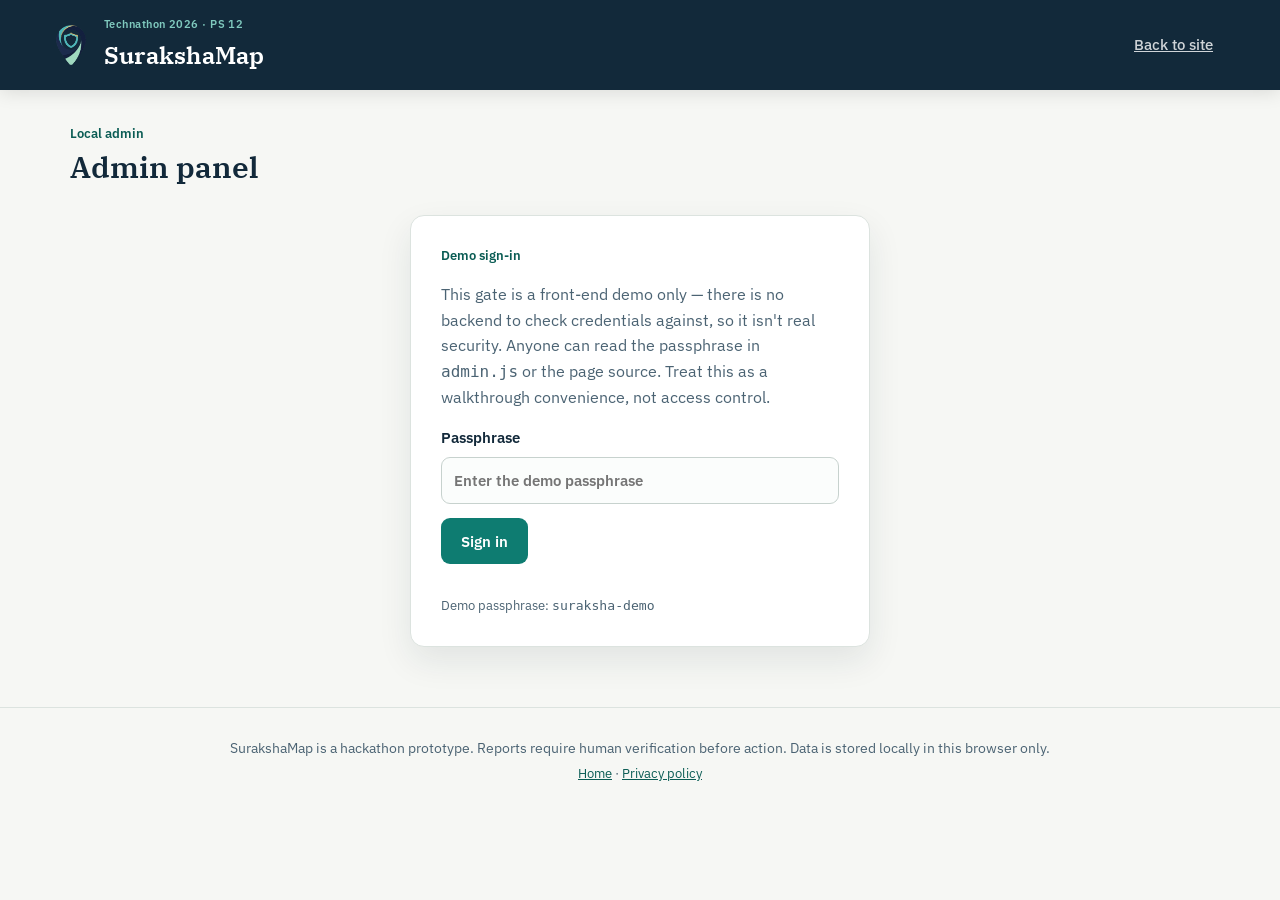
<file: admin.html>
<!doctype html>
<html lang="en">
  <head>
    <meta charset="UTF-8" />
    <meta name="viewport" content="width=device-width, initial-scale=1.0" />
    <meta name="description" content="SurakshaMap local admin panel — manage reports stored in this browser." />
    <title>Admin Panel | SurakshaMap</title>

    <link rel="preconnect" href="https://fonts.googleapis.com" />
    <link rel="preconnect" href="https://fonts.gstatic.com" crossorigin />
    <link href="https://fonts.googleapis.com/css2?family=IBM+Plex+Serif:wght@500;600;700&family=IBM+Plex+Sans:wght@400;500;600;700&family=IBM+Plex+Mono:wght@500;600&display=swap" rel="stylesheet" />
    <link rel="stylesheet" href="styles.css" />
  </head>
  <body>
    <header class="site-header">
      <div class="brand">
        <img src="SurakshaMap_logo.png" alt="SurakshaMap logo" class="brand-logo" onerror="this.style.display='none'; document.getElementById('logo-fallback').style.display='flex';" />
        <div id="logo-fallback" class="brand-logo brand-logo-fallback" aria-hidden="true">
          <svg viewBox="0 0 48 48" width="30" height="30" fill="none" xmlns="http://www.w3.org/2000/svg">
            <path d="M24 4 L42 11 V22 C42 33 34.5 41 24 44 C13.5 41 6 33 6 22 V11 Z" fill="#56C8BD" stroke="#0A5C54" stroke-width="2"/>
            <path d="M17 23.5 L22 28.5 L32 17.5" stroke="#0A3A38" stroke-width="3" stroke-linecap="round" stroke-linejoin="round"/>
          </svg>
        </div>
        <div class="brand-text">
          <p class="brand-kicker">Technathon 2026 &middot; PS 12</p>
          <h1>SurakshaMap</h1>
        </div>
      </div>
      <nav aria-label="Main navigation">
        <a class="nav-button" href="index.html">Back to site</a>
      </nav>
    </header>

    <main class="container">
      <section class="view active-view">
        <div class="section-heading">
          <div>
            <p class="eyebrow">Local admin</p>
            <h2>Admin panel</h2>
          </div>
        </div>

        <div id="login-panel" class="panel tracking-search" style="max-width: 460px;">
          <p class="eyebrow" style="margin-bottom: 10px;">Demo sign-in</p>
          <p class="muted">This gate is a front-end demo only — there is no backend to check credentials against, so it isn't real security. Anyone can read the passphrase in <code>admin.js</code> or the page source. Treat this as a walkthrough convenience, not access control.</p>
          <form id="login-form">
            <label>Passphrase
              <input id="passphrase" type="password" autocomplete="off" placeholder="Enter the demo passphrase" required />
            </label>
            <button class="primary-button full-width" type="submit" style="margin-top: 14px;">Sign in</button>
            <p id="login-message" class="form-message" role="status"></p>
          </form>
          <p class="tiny-note">Demo passphrase: <code>suraksha-demo</code></p>
        </div>

        <div id="admin-content" hidden>
          <div class="notice error" style="margin-bottom: 22px;">
            <strong>No real authentication.</strong> This prototype has no backend — the passphrase screen is a demo convenience, not real access control. A production deployment would need a real login before a page like this means anything. See the <a href="privacy.html">privacy policy</a> for details.
          </div>

          <div class="section-heading compact" style="margin-bottom: 18px;">
            <div></div>
            <button id="logout-button" class="secondary-button">Sign out</button>
          </div>

          <div class="stats-grid" style="margin-bottom: 22px;">
            <div class="stat panel"><span>Total reports</span><strong id="a-total">0</strong></div>
            <div class="stat panel"><span>Open</span><strong id="a-open">0</strong></div>
            <div class="stat panel"><span>Under review</span><strong id="a-review">0</strong></div>
            <div class="stat panel"><span>Resolved</span><strong id="a-resolved">0</strong></div>
          </div>

          <div class="panel report-management">
            <div class="section-heading compact">
              <div>
                <h3>All reports</h3>
                <p class="muted">Update status or remove a report. Changes are saved immediately to this browser's storage.</p>
              </div>
              <div class="filters">
                <select id="a-status-filter">
                  <option value="all">All statuses</option>
                  <option value="open">Open</option>
                  <option value="under_review">Under review</option>
                  <option value="resolved">Resolved</option>
                </select>
              </div>
            </div>
            <div class="table-wrap">
              <table>
                <thead><tr><th>Token</th><th>Photo</th><th>Issue</th><th>Location</th><th>Risk</th><th>Status</th><th>Update</th><th></th></tr></thead>
                <tbody id="a-table"></tbody>
              </table>
            </div>
          </div>
        </div>
      </section>
    </main>

    <footer class="site-footer">
      <p>SurakshaMap is a hackathon prototype. Reports require human verification before action. Data is stored locally in this browser only.</p>
      <p class="footer-links"><a href="index.html">Home</a> &middot; <a href="privacy.html">Privacy policy</a></p>
    </footer>

    <script src="surakshamap-risk.js" defer></script>
    <script src="admin.js" defer></script>
  </body>
</html>
</file>
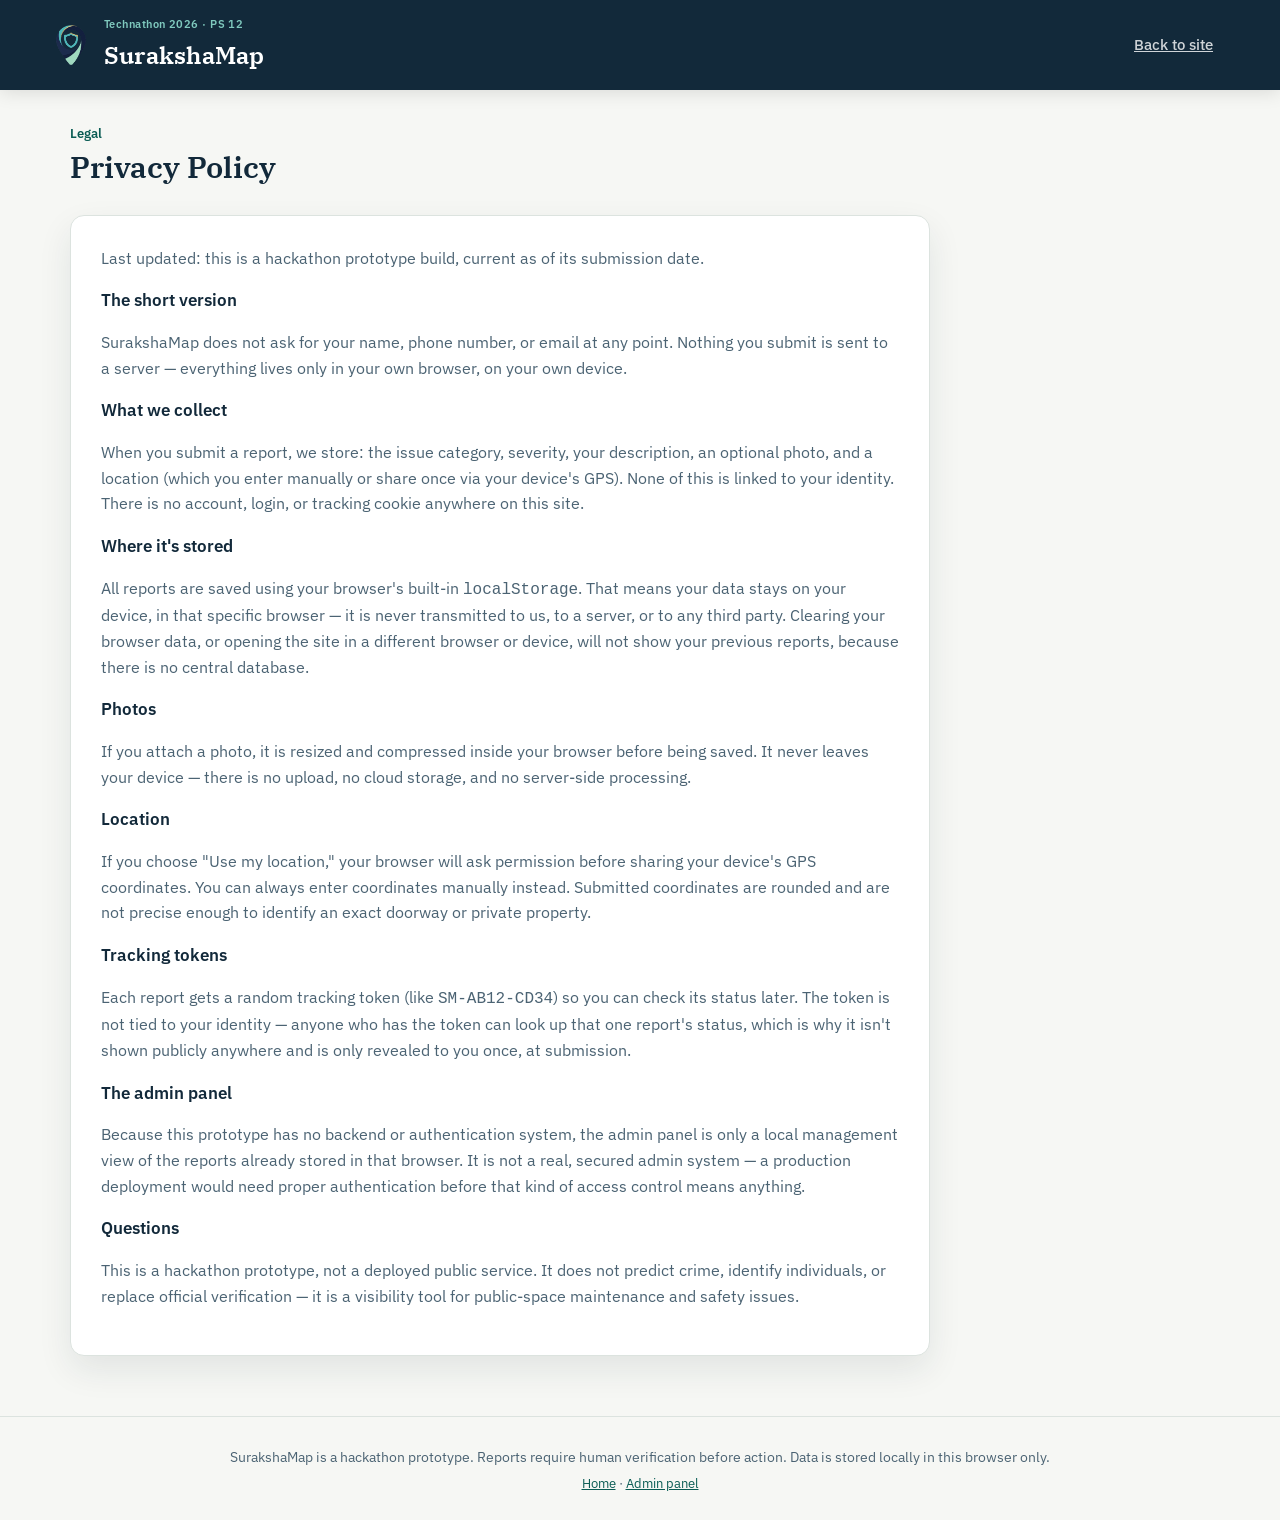
<file: privacy.html>
<!doctype html>
<html lang="en">
  <head>
    <meta charset="UTF-8" />
    <meta name="viewport" content="width=device-width, initial-scale=1.0" />
    <meta name="description" content="SurakshaMap privacy policy — what data is collected and how it's stored." />
    <title>Privacy Policy | SurakshaMap</title>

    <link rel="preconnect" href="https://fonts.googleapis.com" />
    <link rel="preconnect" href="https://fonts.gstatic.com" crossorigin />
    <link href="https://fonts.googleapis.com/css2?family=IBM+Plex+Serif:wght@500;600;700&family=IBM+Plex+Sans:wght@400;500;600;700&family=IBM+Plex+Mono:wght@500;600&display=swap" rel="stylesheet" />
    <link rel="stylesheet" href="styles.css" />
  </head>
  <body>
    <header class="site-header">
      <div class="brand">
        <img src="SurakshaMap_logo.png" alt="SurakshaMap logo" class="brand-logo" onerror="this.style.display='none'; document.getElementById('logo-fallback').style.display='flex';" />
        <div id="logo-fallback" class="brand-logo brand-logo-fallback" aria-hidden="true">
          <svg viewBox="0 0 48 48" width="30" height="30" fill="none" xmlns="http://www.w3.org/2000/svg">
            <path d="M24 4 L42 11 V22 C42 33 34.5 41 24 44 C13.5 41 6 33 6 22 V11 Z" fill="#56C8BD" stroke="#0A5C54" stroke-width="2"/>
            <path d="M17 23.5 L22 28.5 L32 17.5" stroke="#0A3A38" stroke-width="3" stroke-linecap="round" stroke-linejoin="round"/>
          </svg>
        </div>
        <div class="brand-text">
          <p class="brand-kicker">Technathon 2026 &middot; PS 12</p>
          <h1>SurakshaMap</h1>
        </div>
      </div>
      <nav aria-label="Main navigation">
        <a class="nav-button" href="index.html">Back to site</a>
      </nav>
    </header>

    <main class="container">
      <section class="view active-view">
        <div class="section-heading">
          <div>
            <p class="eyebrow">Legal</p>
            <h2>Privacy Policy</h2>
          </div>
        </div>

        <div class="panel" style="padding: 30px; max-width: 860px;">
          <p class="muted" style="margin-top:0;">Last updated: this is a hackathon prototype build, current as of its submission date.</p>

          <h3>The short version</h3>
          <p class="muted">SurakshaMap does not ask for your name, phone number, or email at any point. Nothing you submit is sent to a server — everything lives only in your own browser, on your own device.</p>

          <h3>What we collect</h3>
          <p class="muted">When you submit a report, we store: the issue category, severity, your description, an optional photo, and a location (which you enter manually or share once via your device's GPS). None of this is linked to your identity. There is no account, login, or tracking cookie anywhere on this site.</p>

          <h3>Where it's stored</h3>
          <p class="muted">All reports are saved using your browser's built-in <code>localStorage</code>. That means your data stays on your device, in that specific browser — it is never transmitted to us, to a server, or to any third party. Clearing your browser data, or opening the site in a different browser or device, will not show your previous reports, because there is no central database.</p>

          <h3>Photos</h3>
          <p class="muted">If you attach a photo, it is resized and compressed inside your browser before being saved. It never leaves your device — there is no upload, no cloud storage, and no server-side processing.</p>

          <h3>Location</h3>
          <p class="muted">If you choose "Use my location," your browser will ask permission before sharing your device's GPS coordinates. You can always enter coordinates manually instead. Submitted coordinates are rounded and are not precise enough to identify an exact doorway or private property.</p>

          <h3>Tracking tokens</h3>
          <p class="muted">Each report gets a random tracking token (like <code>SM-AB12-CD34</code>) so you can check its status later. The token is not tied to your identity — anyone who has the token can look up that one report's status, which is why it isn't shown publicly anywhere and is only revealed to you once, at submission.</p>

          <h3>The admin panel</h3>
          <p class="muted">Because this prototype has no backend or authentication system, the admin panel is only a local management view of the reports already stored in that browser. It is not a real, secured admin system — a production deployment would need proper authentication before that kind of access control means anything.</p>

          <h3>Questions</h3>
          <p class="muted">This is a hackathon prototype, not a deployed public service. It does not predict crime, identify individuals, or replace official verification — it is a visibility tool for public-space maintenance and safety issues.</p>
        </div>
      </section>
    </main>

    <footer class="site-footer">
      <p>SurakshaMap is a hackathon prototype. Reports require human verification before action. Data is stored locally in this browser only.</p>
      <p class="footer-links"><a href="index.html">Home</a> &middot; <a href="admin.html">Admin panel</a></p>
    </footer>
  </body>
</html>
</file>
<file: styles.css>
:root {
  --ink: #12293a;
  --ink-soft: #4b6373;
  --paper: #f6f7f4;
  --panel: #ffffff;
  --line: #dce3df;
  --teal: #0e7c71;
  --teal-deep: #0a5c54;
  --teal-mist: #e7f3f1;
  --amber: #c97a2b;
  --amber-mist: #fbeee0;
  --low: #3f9d5e;
  --medium: #d9a32b;
  --high: #e07b34;
  --critical: #c6423f;
  --shadow: 0 14px 34px rgba(18, 41, 58, 0.09);
  --radius: 14px;
  --font-serif: "IBM Plex Serif", Georgia, serif;
  --font-sans:
    "IBM Plex Sans", ui-sans-serif, system-ui, -apple-system, "Segoe UI",
    sans-serif;
  --font-mono: "IBM Plex Mono", ui-monospace, SFMono-Regular, Menlo, monospace;
}

* {
  box-sizing: border-box;
}

@media (prefers-reduced-motion: reduce) {
  *,
  *::before,
  *::after {
    animation-duration: 0.01ms !important;
    transition-duration: 0.01ms !important;
  }
}

html {
  -webkit-text-size-adjust: 100%;
}

body {
  margin: 0;
  background: var(--paper);
  color: var(--ink);
  font-family: var(--font-sans);
  line-height: 1.6;
  font-size: 16px;
}

img {
  max-width: 100%;
  display: block;
}

button,
input,
select,
textarea {
  font-family: inherit;
}

:focus-visible {
  outline: 2.5px solid var(--teal);
  outline-offset: 2px;
}

/* ---------- Header ---------- */

.site-header {
  display: flex;
  align-items: center;
  justify-content: space-between;
  gap: 18px;
  padding: 16px max(20px, calc((100% - 1180px) / 2));
  background: var(--ink);
  color: #fff;
  position: sticky;
  top: 0;
  z-index: 40;
  box-shadow: 0 2px 18px rgba(0, 0, 0, 0.12);
}

.brand {
  display: flex;
  align-items: center;
  gap: 12px;
  min-width: 0;
}

.brand-logo {
  width: 42px;
  height: 42px;
  object-fit: contain;
  flex: 0 0 auto;
}

.brand-logo-fallback {
  display: none;
  align-items: center;
  justify-content: center;
  background: rgba(255, 255, 255, 0.08);
  border-radius: 10px;
}

.brand-text {
  min-width: 0;
}

.brand-kicker {
  margin: 0;
  font-size: 0.7rem;
  font-weight: 600;
  letter-spacing: 0.04em;
  color: #7fc9be;
}

.site-header h1 {
  margin: 2px 0 0;
  font-family: var(--font-serif);
  font-weight: 600;
  font-size: 1.5rem;
  letter-spacing: 0.01em;
}

.nav-toggle {
  display: none;
  flex-direction: column;
  justify-content: center;
  gap: 5px;
  width: 40px;
  height: 40px;
  border: 1px solid rgba(255, 255, 255, 0.25);
  border-radius: 8px;
  background: transparent;
  cursor: pointer;
  flex: 0 0 auto;
}
.nav-toggle span {
  width: 18px;
  height: 2px;
  background: #fff;
  margin: 0 auto;
}

.site-header nav {
  display: flex;
  gap: 6px;
  flex-wrap: wrap;
  justify-content: flex-end;
}

.nav-button {
  border: 1px solid transparent;
  background: transparent;
  color: rgba(255, 255, 255, 0.8);
  border-radius: 999px;
  padding: 9px 16px;
  cursor: pointer;
  font-weight: 500;
  font-size: 0.92rem;
  transition:
    background 0.15s ease,
    color 0.15s ease;
  white-space: nowrap;
}
.nav-button:hover {
  background: rgba(255, 255, 255, 0.08);
  color: #fff;
}
.nav-button.active {
  background: var(--teal);
  color: #fff;
  font-weight: 600;
}

/* ---------- Layout ---------- */

.container {
  max-width: 1180px;
  margin: 0 auto;
  padding: 34px 20px 60px;
}

.view {
  display: none;
}
.active-view {
  display: block;
}

.panel {
  background: var(--panel);
  border: 1px solid var(--line);
  border-radius: var(--radius);
  box-shadow: var(--shadow);
}

.eyebrow {
  margin: 0 0 4px;
  font-size: 0.8rem;
  font-weight: 600;
  color: var(--teal-deep);
}

.section-heading {
  display: flex;
  justify-content: space-between;
  align-items: flex-end;
  flex-wrap: wrap;
  gap: 16px;
  margin-bottom: 20px;
}
.section-heading.compact {
  margin-bottom: 12px;
}

h2 {
  font-family: var(--font-serif);
  font-weight: 600;
  font-size: 1.9rem;
  line-height: 1.18;
  margin: 0 0 10px;
}
h3 {
  margin: 0 0 8px;
  font-size: 1.05rem;
  font-weight: 600;
}

.muted {
  color: var(--ink-soft);
}
.tiny-note {
  font-size: 0.82rem;
  color: var(--ink-soft);
  margin: 8px 0 0;
}

/* ---------- Home / Hero ---------- */

.hero {
  display: grid;
  grid-template-columns: 1.5fr 1fr;
  gap: 0;
  margin-bottom: 22px;
  overflow: hidden;
}

.hero-copy {
  padding: 44px 40px;
}

.hero-tag {
  margin: 0 0 10px;
  font-size: 0.82rem;
  font-weight: 600;
  color: var(--teal-deep);
}

.hero h2 {
  max-width: 22ch;
}

.hero-sub {
  max-width: 52ch;
  color: var(--ink-soft);
  font-size: 1.03rem;
  margin: 0 0 22px;
}

.hero-actions {
  display: flex;
  gap: 12px;
  flex-wrap: wrap;
}

.hero-panel-stat {
  background: var(--ink);
  color: #fff;
  padding: 40px 34px;
  display: flex;
  flex-direction: column;
  justify-content: center;
  gap: 18px;
}
.hero-panel-stat .stat-label {
  font-size: 0.85rem;
  color: #9fc3bc;
}
.hero-panel-stat strong {
  font-family: var(--font-serif);
  font-size: 3.4rem;
  line-height: 1;
  color: #fff;
}
.hero-panel-row {
  display: flex;
  justify-content: space-between;
  align-items: baseline;
  border-top: 1px solid rgba(255, 255, 255, 0.15);
  padding-top: 14px;
  font-size: 0.9rem;
  color: #c5dedb;
}
.hero-panel-row strong {
  font-family: var(--font-serif);
  font-size: 1.4rem;
  color: var(--amber);
}

.primary-button {
  background: var(--teal);
  border: 0;
  border-radius: 9px;
  color: #fff;
  padding: 13px 20px;
  font-weight: 600;
  font-size: 0.96rem;
  cursor: pointer;
  transition: background 0.15s ease;
}
.primary-button:hover {
  background: var(--teal-deep);
}

.ghost-button {
  background: transparent;
  border: 1px solid var(--line);
  border-radius: 9px;
  color: var(--ink);
  padding: 13px 20px;
  font-weight: 600;
  font-size: 0.96rem;
  cursor: pointer;
}
.ghost-button:hover {
  border-color: var(--teal);
  color: var(--teal-deep);
}

.secondary-button {
  border: 1px solid var(--teal);
  background: #fff;
  color: var(--teal-deep);
  border-radius: 8px;
  padding: 11px 16px;
  font-weight: 600;
  cursor: pointer;
}

.text-button {
  border: 0;
  background: none;
  color: var(--critical);
  font-weight: 600;
  cursor: pointer;
  padding: 0;
  font-size: 0.88rem;
}

.three-columns {
  display: grid;
  grid-template-columns: repeat(3, 1fr);
  gap: 16px;
  margin-bottom: 22px;
}

.step-card {
  padding: 24px;
}
.step-number {
  display: inline-flex;
  align-items: center;
  justify-content: center;
  width: 28px;
  height: 28px;
  border-radius: 50%;
  background: var(--teal-mist);
  color: var(--teal-deep);
  font-family: var(--font-serif);
  font-weight: 600;
  font-size: 0.9rem;
  margin-bottom: 10px;
}
.step-card p {
  color: var(--ink-soft);
  font-size: 0.93rem;
  margin: 0;
}

.notice {
  padding: 16px 20px;
  border-left: 4px solid var(--teal);
  background: var(--teal-mist);
  border-radius: 10px;
  color: var(--ink-soft);
  font-size: 0.93rem;
}
.notice.error {
  border-left-color: var(--critical);
  background: #fbeaea;
  color: #8a2e2c;
}

/* ---------- Forms ---------- */

.form-grid {
  display: grid;
  grid-template-columns: 1fr 1fr;
  gap: 20px;
  padding: 30px;
}

label {
  display: flex;
  flex-direction: column;
  gap: 7px;
  font-weight: 600;
  font-size: 0.92rem;
}

input,
select,
textarea {
  font: inherit;
  border: 1px solid #c7d2ce;
  border-radius: 9px;
  padding: 11px 12px;
  background: #fbfdfc;
  color: var(--ink);
}
textarea {
  resize: vertical;
}

.full-width {
  grid-column: 1 / -1;
}

.photo-box {
  padding: 18px;
  background: var(--teal-mist);
  border: 1px solid var(--line);
  border-radius: 10px;
}
.photo-box-head {
  display: flex;
  align-items: baseline;
  gap: 8px;
  flex-wrap: wrap;
  margin-bottom: 10px;
}
.photo-input-row {
  display: flex;
  align-items: center;
  gap: 12px;
  flex-wrap: wrap;
}

.file-button {
  display: inline-flex;
  align-items: center;
  gap: 8px;
  border: 1px solid var(--teal);
  color: var(--teal-deep);
  background: #fff;
  border-radius: 8px;
  padding: 10px 14px;
  font-weight: 600;
  font-size: 0.9rem;
  cursor: pointer;
}
.file-button:hover {
  background: #fff;
  border-color: var(--teal-deep);
}

.photo-preview {
  margin-top: 14px;
  max-width: 260px;
  border-radius: 10px;
  border: 1px solid var(--line);
}

.location-box {
  display: grid;
  grid-template-columns: 1fr 1.4fr auto;
  gap: 18px;
  align-items: center;
  padding: 18px;
  background: #f1f8f6;
  border: 1px solid var(--line);
  border-radius: 10px;
}
.location-box p {
  color: var(--ink-soft);
  margin: 3px 0 0;
  font-size: 0.88rem;
}
.location-inputs {
  display: grid;
  grid-template-columns: 1fr 1fr;
  gap: 10px;
}

.privacy-note {
  margin: 0;
  padding: 13px 14px;
  background: var(--amber-mist);
  border: 1px solid #ead3b4;
  border-radius: 9px;
  color: #6e4a1e;
  font-size: 0.88rem;
  font-weight: 400;
}

.form-message {
  margin: 0;
  font-weight: 600;
  min-height: 1.4em;
}
.form-message.success {
  color: var(--teal-deep);
}
.form-message.error {
  color: var(--critical);
}

/* ---------- Tracking ---------- */

.tracking-search {
  max-width: 780px;
  margin: 0 auto;
  padding: 30px;
}
.tracking-input-row {
  display: flex;
  gap: 10px;
  margin: 16px 0;
}
.tracking-input-row input {
  flex: 1;
  min-width: 0;
}

.tracking-token {
  font-family: var(--font-mono);
  font-weight: 600;
  letter-spacing: 0.04em;
  color: var(--teal-deep);
}

.tracking-card {
  margin-top: 18px;
  padding: 22px;
  border: 1px solid var(--line);
  border-radius: 12px;
  background: #fbfefd;
}
.tracking-card-head {
  display: flex;
  align-items: center;
  justify-content: space-between;
  gap: 12px;
  margin-bottom: 10px;
}
.tracking-photo {
  margin: 12px 0;
  max-width: 100%;
  border-radius: 10px;
  border: 1px solid var(--line);
}
.risk-line {
  display: flex;
  align-items: center;
  gap: 10px;
  margin: 10px 0 6px;
}
.recommendation {
  font-size: 0.92rem;
  color: var(--ink-soft);
  margin: 4px 0 0;
}

.status-pill {
  display: inline-block;
  border-radius: 999px;
  padding: 4px 11px;
  font-size: 0.78rem;
  font-weight: 700;
  background: #edf2f1;
}
.status-pill.open {
  background: #e7f4ec;
  color: #24734b;
}
.status-pill.under_review {
  background: #fff3d9;
  color: #946715;
}
.status-pill.resolved {
  background: #e9edf1;
  color: #53636d;
}

/* ---------- Map ---------- */

.filters {
  display: flex;
  gap: 8px;
  flex-wrap: wrap;
}
.filters select {
  padding: 9px 10px;
  font-size: 0.88rem;
}

.map {
  height: 500px;
  overflow: hidden;
}

.map-pin-dot {
  display: block;
  width: 16px;
  height: 16px;
  border-radius: 50%;
  border: 2.5px solid #fff;
  box-shadow: 0 1px 5px rgba(0, 0, 0, 0.4);
}

.map-popup {
  font-family: var(--font-sans);
  max-width: 220px;
}
.map-popup img {
  border-radius: 8px;
  margin-bottom: 8px;
  max-height: 130px;
  object-fit: cover;
  width: 100%;
}
.map-popup p {
  margin: 5px 0;
  font-size: 0.88rem;
}

.legend {
  display: flex;
  gap: 20px;
  padding: 13px 18px;
  margin-top: 12px;
  box-shadow: none;
  flex-wrap: wrap;
}
.dot {
  display: inline-block;
  width: 11px;
  height: 11px;
  border-radius: 50%;
  margin-right: 5px;
}
.dot.low {
  background: var(--low);
}
.dot.medium {
  background: var(--medium);
}
.dot.high {
  background: var(--high);
}
.dot.critical {
  background: var(--critical);
}

/* ---------- Dashboard ---------- */

.stats-grid {
  display: grid;
  grid-template-columns: repeat(5, 1fr);
  gap: 14px;
  margin-bottom: 20px;
}
.stat {
  padding: 20px;
}
.stat span {
  color: var(--ink-soft);
  display: block;
  font-size: 0.85rem;
}
.stat strong {
  font-family: var(--font-serif);
  font-size: 2.1rem;
  color: var(--teal-deep);
}

.dashboard-grid {
  display: grid;
  grid-template-columns: 1.3fr 1fr;
  gap: 18px;
  margin-bottom: 18px;
}
.dashboard-grid .panel {
  padding: 24px;
}

.hotspot-card {
  border-top: 1px solid var(--line);
  padding: 14px 0;
}
.hotspot-card:first-child {
  border-top: 0;
  padding-top: 0;
}
.hotspot-card-head {
  display: flex;
  align-items: center;
  gap: 8px;
  flex-wrap: wrap;
}
.hotspot-card p {
  margin: 7px 0 0;
  color: var(--ink-soft);
  font-size: 0.9rem;
}

.badge {
  font-size: 0.74rem;
  padding: 4px 9px;
  border-radius: 999px;
  font-weight: 700;
  color: #fff;
  white-space: nowrap;
}
.badge.Low {
  background: var(--low);
}
.badge.Medium {
  background: var(--medium);
}
.badge.High {
  background: var(--high);
}
.badge.Critical {
  background: var(--critical);
}

.bar-row {
  margin: 13px 0;
}
.bar-label {
  display: flex;
  justify-content: space-between;
  font-size: 0.88rem;
  margin-bottom: 5px;
}
.bar {
  height: 8px;
  border-radius: 999px;
  background: #e6efed;
  overflow: hidden;
}
.bar span {
  display: block;
  height: 100%;
  background: var(--teal);
  border-radius: 999px;
}

.report-management {
  padding: 24px;
  margin-top: 4px;
}
.table-wrap {
  overflow-x: auto;
}
table {
  width: 100%;
  border-collapse: collapse;
  min-width: 640px;
}
th,
td {
  padding: 11px 10px;
  border-bottom: 1px solid var(--line);
  text-align: left;
  vertical-align: middle;
  font-size: 0.9rem;
}
th {
  font-size: 0.74rem;
  text-transform: uppercase;
  letter-spacing: 0.05em;
  color: var(--ink-soft);
}
td code {
  font-family: var(--font-mono);
  font-size: 0.82rem;
  background: var(--teal-mist);
  padding: 2px 6px;
  border-radius: 5px;
}
.table-thumb {
  width: 44px;
  height: 44px;
  object-fit: cover;
  border-radius: 6px;
}
.status-select {
  border: 1px solid var(--line);
  border-radius: 7px;
  padding: 7px 8px;
  background: #fff;
  font-size: 0.86rem;
}

/* ---------- Footer ---------- */

.site-footer {
  text-align: center;
  padding: 26px 20px;
  border-top: 1px solid var(--line);
  font-size: 0.85rem;
  color: var(--ink-soft);
}
.site-footer p {
  margin: 4px 0;
}
.site-footer a {
  color: var(--teal-deep);
}
.footer-links {
  font-size: 0.82rem;
}

/* =========================================================
   RESPONSIVE SYSTEM
   - No horizontal page overflow
   - Stable header/menu at every phone width
   - Hero stacks cleanly below 860px
   - Hero statistics always use:
       Open reports .......... 3
       Hotspots flagged ...... 1
   - Forms, cards, maps and tables adapt progressively
   ========================================================= */

/* ---------- Large tablets / small desktops ---------- */

@media (max-width: 1050px) and (min-width: 861px) {
  .stats-grid {
    grid-template-columns: repeat(3, 1fr);
  }

  .container {
    padding-left: 18px;
    padding-right: 18px;
  }
}

/* ---------- Tablets and phones ---------- */

@media (max-width: 860px) {
  html,
  body {
    width: 100%;
    max-width: 100%;
    overflow-x: hidden;
  }

  .site-header {
    flex-wrap: wrap;
    row-gap: 0;
    padding-left: 18px;
    padding-right: 18px;
    z-index: 2000;
    isolation: isolate;
  }

  .brand {
    flex: 1 1 auto;
    min-width: 0;
  }

  .brand-text {
    min-width: 0;
  }

  .brand-kicker {
    overflow: hidden;
    text-overflow: ellipsis;
    white-space: nowrap;
  }

  .nav-toggle {
    display: flex;
    position: relative;
    z-index: 2002;
  }

  /* Mobile menu stays in normal document flow. */
  .site-header nav {
    display: none;
    flex: 0 0 100%;
    width: 100%;
    order: 3;
    position: static;
    flex-direction: column;
    align-items: stretch;
    gap: 4px;
    padding: 8px 0 2px;
    margin-top: 8px;
    background: var(--ink);
    box-shadow: none;
    z-index: 2001;
  }

  .site-header nav.nav-open {
    display: flex;
  }

  .nav-button {
    width: 100%;
    min-height: 44px;
    text-align: left;
    border-radius: 9px;
    padding: 11px 14px;
  }

  .container {
    width: 100%;
    max-width: 100%;
    padding-left: 18px;
    padding-right: 18px;
  }

  .hero {
    grid-template-columns: 1fr;
  }

  .hero h2 {
    max-width: none;
  }

  .hero-copy {
    padding: 32px 26px;
  }

  /* -------------------------------------------------------
     HERO STATISTICS
     Always two rows on tablet/mobile:

     Open reports                    3
     Hotspots flagged                1
     ------------------------------------------------------- */

  .hero-panel-stat {
    display: grid;
    grid-template-columns: minmax(0, 1fr) max-content;
    grid-template-rows: auto auto;
    align-items: center;
    column-gap: 24px;
    row-gap: 10px;
    padding: 24px 26px;
    flex-direction: unset;
    flex-wrap: unset;
  }

  .hero-panel-stat > .stat-label {
    grid-column: 1;
    grid-row: 1;
    min-width: 0;
    white-space: nowrap;
  }

  .hero-panel-stat > strong {
    grid-column: 2;
    grid-row: 1;
    justify-self: end;
    margin: 0;
  }

  .hero-panel-row {
    display: contents;
  }

  .hero-panel-row .stat-label {
    grid-column: 1;
    grid-row: 2;
    min-width: 0;
    white-space: nowrap;
  }

  .hero-panel-row strong {
    grid-column: 2;
    grid-row: 2;
    justify-self: end;
    margin: 0;
  }

  .three-columns {
    grid-template-columns: 1fr;
  }

  .form-grid {
    grid-template-columns: 1fr;
    gap: 16px;
    padding: 22px;
  }

  .full-width {
    grid-column: 1;
  }

  .location-box {
    grid-template-columns: 1fr;
    gap: 14px;
  }

  .location-inputs {
    grid-template-columns: 1fr 1fr;
  }

  .location-box .secondary-button {
    justify-self: start;
  }

  .stats-grid {
    grid-template-columns: repeat(2, minmax(0, 1fr));
  }

  .dashboard-grid {
    grid-template-columns: 1fr;
  }

  .map {
    height: min(65vh, 460px);
    min-height: 320px;
  }

  .section-heading {
    align-items: flex-start;
  }

  .filters {
    width: 100%;
  }

  .table-wrap {
    width: 100%;
    max-width: 100%;
    overflow-x: auto;
    -webkit-overflow-scrolling: touch;
  }
}

/* ---------- Phones ---------- */

@media (max-width: 600px) {
  .site-header {
    padding: 11px 14px;
  }

  .brand {
    gap: 9px;
  }

  .brand-logo {
    width: 38px;
    height: 38px;
  }

  .site-header h1 {
    font-size: 1.25rem;
  }

  .brand-kicker {
    font-size: 0.62rem;
  }

  .container {
    padding: 22px 12px 42px;
  }

  h2 {
    font-size: 1.55rem;
  }

  .hero-copy {
    padding: 24px 18px;
  }

  .hero-sub {
    font-size: 0.96rem;
  }

  .hero-actions {
    display: grid;
    grid-template-columns: 1fr;
    width: 100%;
    gap: 10px;
  }

  .hero-actions .primary-button,
  .hero-actions .ghost-button {
    width: 100%;
    min-height: 46px;
  }

  /* Keep the statistics clean and identical at all phone widths. */
  .hero-panel-stat {
    grid-template-columns: minmax(0, 1fr) max-content;
    column-gap: 18px;
    row-gap: 8px;
    padding: 20px 18px;
  }

  .hero-panel-stat .stat-label {
    font-size: 0.84rem;
    line-height: 1.25;
  }

  .hero-panel-stat > strong {
    font-size: 2.8rem;
    line-height: 1;
  }

  .hero-panel-row strong {
    font-size: 1.65rem;
    line-height: 1;
  }

  .step-card {
    padding: 20px;
  }

  .notice {
    padding: 14px 15px;
  }

  .form-grid {
    padding: 16px;
    gap: 14px;
    border-radius: 12px;
  }

  .photo-box,
  .location-box {
    padding: 14px;
  }

  .photo-input-row {
    align-items: stretch;
    flex-direction: column;
    gap: 9px;
  }

  .file-button {
    width: 100%;
    justify-content: center;
  }

  #photo-file-name {
    display: block;
    max-width: 100%;
    overflow: hidden;
    text-overflow: ellipsis;
    white-space: nowrap;
  }

  .text-button {
    align-self: flex-start;
  }

  .location-inputs {
    grid-template-columns: 1fr;
    gap: 10px;
  }

  .location-box .secondary-button,
  .form-grid > .primary-button {
    width: 100%;
    min-height: 46px;
  }

  input,
  select,
  textarea {
    width: 100%;
    max-width: 100%;
    font-size: 16px;
  }

  .tracking-search {
    padding: 18px;
  }

  .tracking-input-row {
    flex-direction: column;
  }

  .tracking-input-row input,
  .tracking-input-row button {
    width: 100%;
    min-height: 46px;
  }

  .tracking-card {
    padding: 17px;
  }

  .tracking-card-head {
    align-items: flex-start;
    flex-direction: column;
  }

  .risk-line {
    align-items: flex-start;
    flex-wrap: wrap;
  }

  .section-heading {
    gap: 12px;
    margin-bottom: 16px;
  }

  .filters {
    display: grid;
    grid-template-columns: 1fr;
    gap: 8px;
  }

  .filters select {
    width: 100%;
    min-height: 44px;
  }

  .map {
    height: 55vh;
    min-height: 300px;
    max-height: 430px;
    border-radius: 12px;
  }

  .legend {
    gap: 10px 16px;
    padding: 11px 14px;
  }

  .stats-grid {
    grid-template-columns: 1fr 1fr;
    gap: 10px;
  }

  .stat {
    padding: 15px;
  }

  .stat strong {
    font-size: 1.65rem;
  }

  .dashboard-grid .panel,
  .report-management {
    padding: 17px;
  }

  table {
    min-width: 620px;
  }

  .site-footer {
    padding: 22px 14px;
  }
}

/* ---------- Very small phones ---------- */

@media (max-width: 390px) {
  .site-header h1 {
    font-size: 1.12rem;
  }

  .brand-logo {
    width: 34px;
    height: 34px;
  }

  .nav-toggle {
    width: 38px;
    height: 38px;
  }

  .container {
    padding-left: 10px;
    padding-right: 10px;
  }

  .hero-copy {
    padding-left: 16px;
    padding-right: 16px;
  }

  .hero-panel-stat {
    padding: 18px 14px;
    column-gap: 12px;
    row-gap: 7px;
  }

  .hero-panel-stat .stat-label {
    font-size: 0.78rem;
  }

  .hero-panel-stat > strong {
    font-size: 2.55rem;
  }

  .hero-panel-row strong {
    font-size: 1.55rem;
  }

  .form-grid {
    padding: 13px;
  }

  .stats-grid {
    grid-template-columns: 1fr;
  }
}

/* ---------- Extra-small screens ---------- */

@media (max-width: 340px) {
  .site-header {
    padding-left: 10px;
    padding-right: 10px;
  }

  .brand {
    gap: 7px;
  }

  .site-header h1 {
    font-size: 1.04rem;
  }

  .hero-panel-stat {
    padding-left: 12px;
    padding-right: 12px;
    column-gap: 8px;
  }

  .hero-panel-stat .stat-label {
    font-size: 0.73rem;
  }

  .hero-panel-stat > strong {
    font-size: 2.35rem;
  }

  .hero-panel-row strong {
    font-size: 1.45rem;
  }
}

/* ---------- General overflow protection ---------- */

body,
main,
section,
.panel,
.form-grid,
.photo-box,
.location-box,
.tracking-card,
.dashboard-grid,
.stats-grid {
  min-width: 0;
}

h1,
h2,
h3,
p,
label,
.muted,
.recommendation,
.notice,
.privacy-note,
.tracking-card,
.hotspot-card {
  overflow-wrap: anywhere;
}

/* Leaflet/map layers stay below the header. */
.leaflet-container,
.leaflet-pane,
.leaflet-control-container {
  z-index: 1;
}
</file>
